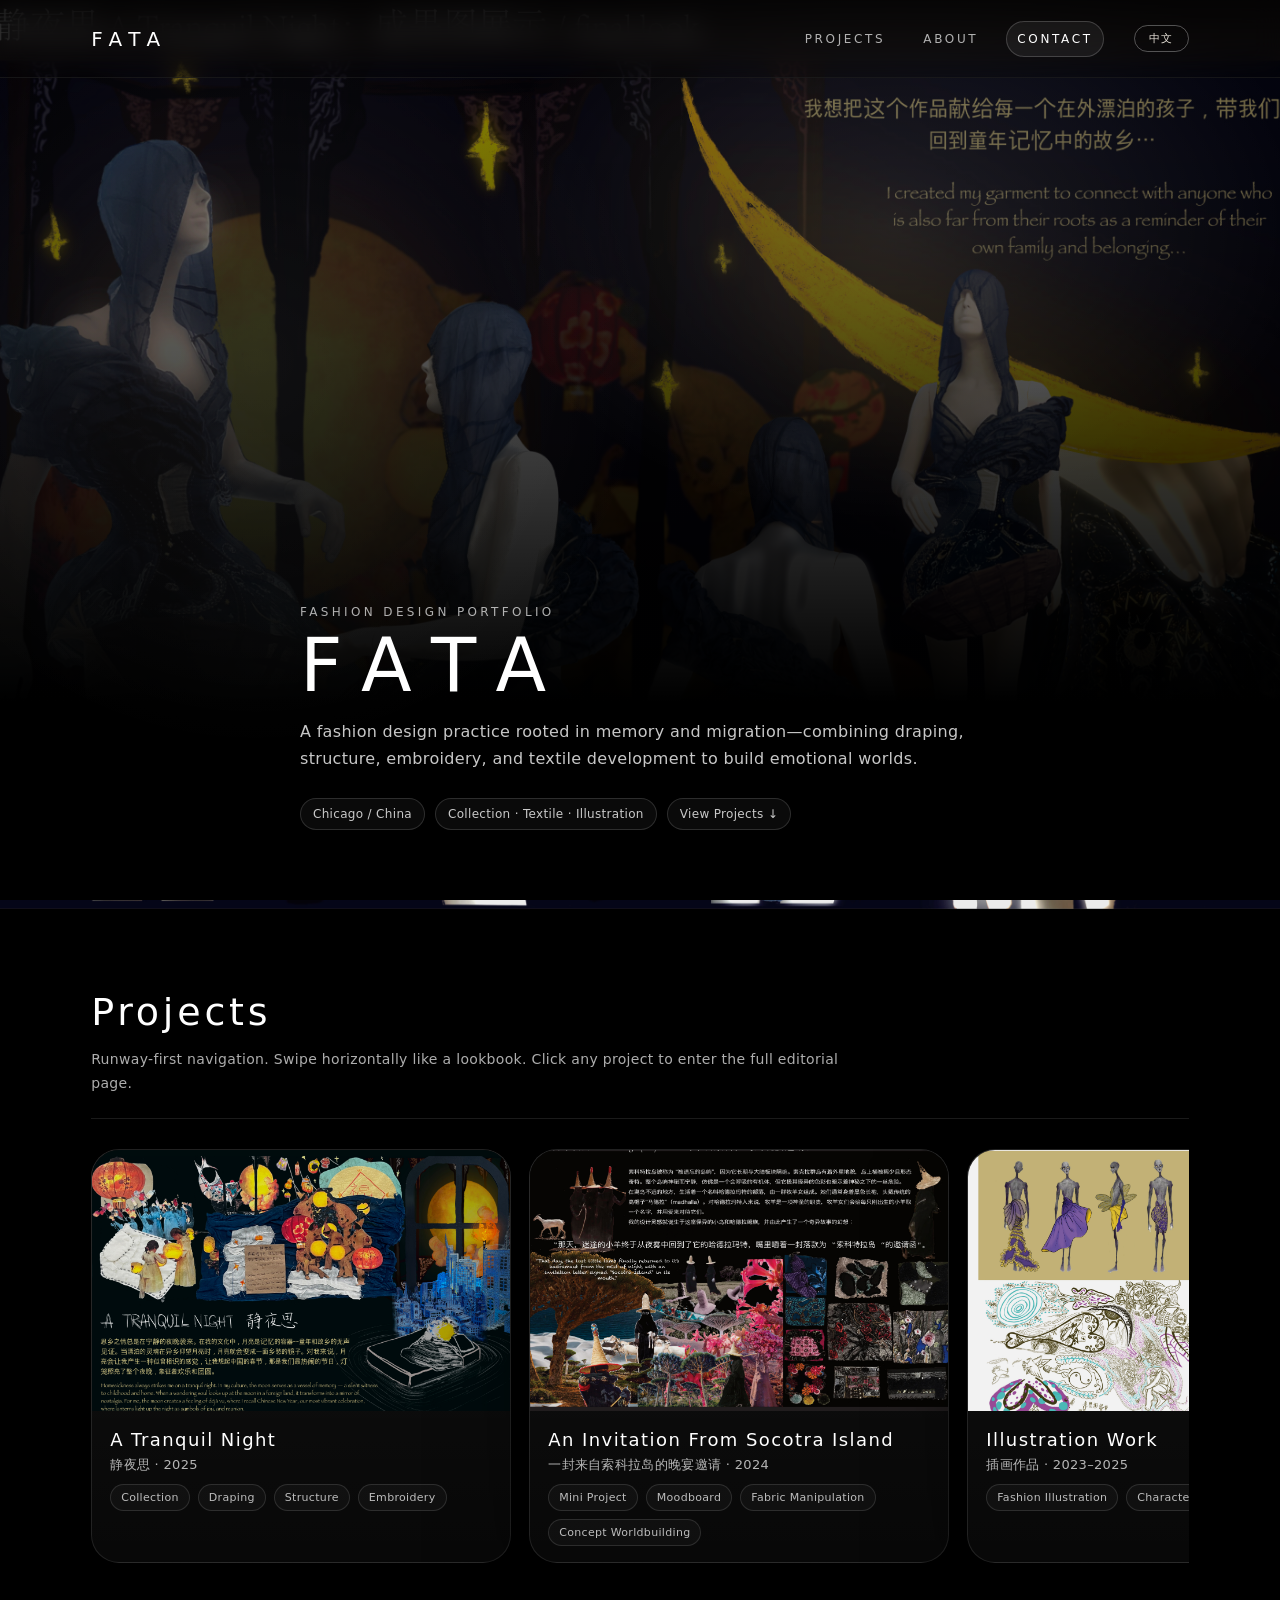
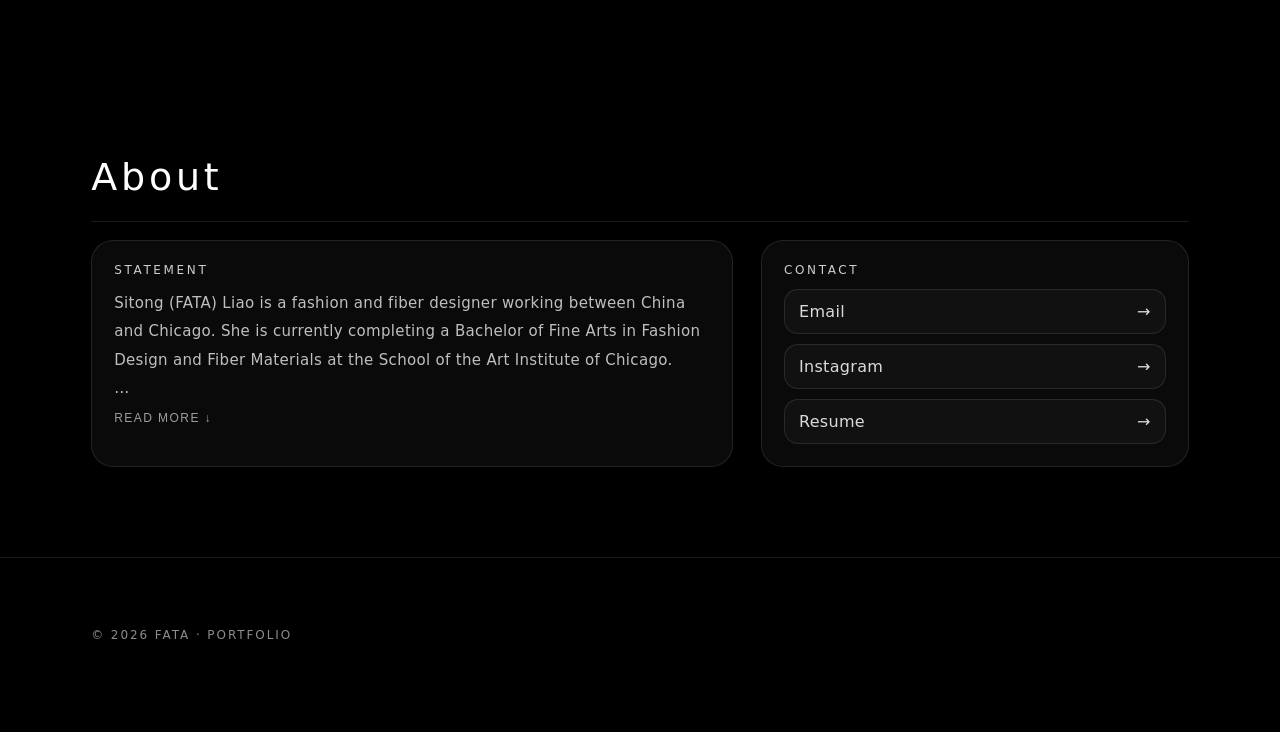
<file: index.html>
<!DOCTYPE html>
<html lang="en">
<head>
  <meta charset="UTF-8" />
  <meta name="viewport" content="width=device-width, initial-scale=1.0" />
  <title>FATA — Portfolio</title>
  <link rel="stylesheet" href="styles.css" />
  <style>
    .lang-toggle {
      background: none;
      border: 1px solid rgba(255,255,255,.3);
      color: #e8e2d9;
      font-size: 11px;
      letter-spacing: .14em;
      text-transform: uppercase;
      padding: 5px 14px;
      border-radius: 30px;
      cursor: pointer;
      transition: background .2s, border-color .2s;
      margin-left: 12px;
    }
    .lang-toggle:hover {
      background: rgba(255,255,255,.08);
      border-color: rgba(255,255,255,.6);
    }
  </style>
</head>
<body>
  <header class="topbar">
    <div class="wrap inner">
      <a class="brand" href="index.html">FATA</a>
      <nav class="nav">
        <a href="#projects" data-en="Projects" data-zh="作品">Projects</a>
        <a href="#about" data-en="About" data-zh="关于">About</a>
        <a href="#contact" class="cta" data-en="Contact" data-zh="联系">Contact</a>
        <button class="lang-toggle" id="langBtn">中文</button>
      </nav>
    </div>
  </header>

  <main>
    <section class="hero">
      <div class="hero-media">
        <img src='page_06.jpg' alt='Hero'>
      </div>
      <div class="wrap hero-content">
        <div class="kicker" data-en="Fashion Design Portfolio" data-zh="时装设计作品集">Fashion Design Portfolio</div>
        <h1 class="h1">FATA</h1>
        <p class="sub" data-en="A fashion design practice rooted in memory and migration—combining draping, structure, embroidery, and textile development to build emotional worlds." data-zh="一个植根于记忆与迁徙的时装设计实践——融合立裁、结构、刺绣与面料开发，构建情感世界。">A fashion design practice rooted in memory and migration—combining draping, structure, embroidery, and textile development to build emotional worlds.</p>
        <div class="hero-meta">
          <span class="pill">Chicago / China</span>
          <span class="pill" data-en="Collection · Textile · Illustration" data-zh="系列 · 面料 · 插画">Collection · Textile · Illustration</span>
          <a class="pill" href="#projects" data-en="View Projects ↓" data-zh="查看作品 ↓">View Projects ↓</a>
        </div>
      </div>
    </section>

    <section id="projects" class="section">
      <div class="wrap">
        <h2 class="h2" data-en="Projects" data-zh="作品">Projects</h2>
        <p class="note" data-en="Runway-first navigation. Swipe horizontally like a lookbook. Click any project to enter the full editorial page." data-zh="横向滑动如同翻阅lookbook，点击任意作品进入完整展示页。">Runway-first navigation. Swipe horizontally like a lookbook. Click any project to enter the full editorial page.</p>
        <div class="hr"></div>

        <div class="rail" aria-label="Projects rail">

          <a class="card" href="tranquil-night.html">
            <div class="card-media"><img src="page_02.jpg" alt="A Tranquil Night"></div>
            <div class="card-body">
              <h3 class="card-title">A Tranquil Night</h3>
              <p class="card-sub">静夜思 · 2025</p>
              <div class="card-tags"><span class="tag" data-en="Collection" data-zh="系列">Collection</span><span class="tag" data-en="Draping" data-zh="立裁">Draping</span><span class="tag" data-en="Structure" data-zh="结构">Structure</span><span class="tag" data-en="Embroidery" data-zh="刺绣">Embroidery</span></div>
            </div>
          </a>

          <a class="card" href="socotra.html">
            <div class="card-media"><img src="page_07.jpg" alt="An Invitation From Socotra Island"></div>
            <div class="card-body">
              <h3 class="card-title">An Invitation From Socotra Island</h3>
              <p class="card-sub">一封来自索科拉岛的晚宴邀请 · 2024</p>
              <div class="card-tags"><span class="tag" data-en="Mini Project" data-zh="小项目">Mini Project</span><span class="tag" data-en="Moodboard" data-zh="情绪板">Moodboard</span><span class="tag" data-en="Fabric Manipulation" data-zh="面料改造">Fabric Manipulation</span><span class="tag" data-en="Concept Worldbuilding" data-zh="概念构建">Concept Worldbuilding</span></div>
            </div>
          </a>

          <a class="card" href="illustration.html">
            <div class="card-media"><img src="page_09.jpg" alt="Illustration Work"></div>
            <div class="card-body">
              <h3 class="card-title" data-en="Illustration Work" data-zh="插画作品">Illustration Work</h3>
              <p class="card-sub">插画作品 · 2023–2025</p>
              <div class="card-tags"><span class="tag" data-en="Fashion Illustration" data-zh="时装插画">Fashion Illustration</span><span class="tag" data-en="Character" data-zh="人物">Character</span><span class="tag" data-en="Color Studies" data-zh="色彩研究">Color Studies</span></div>
            </div>
          </a>

          <a class="card" href="fabric.html">
            <div class="card-media"><img src="page_10.jpg" alt="Fabric Design Project"></div>
            <div class="card-body">
              <h3 class="card-title" data-en="Fabric Design Project" data-zh="面料设计项目">Fabric Design Project</h3>
              <p class="card-sub">面料设计项目 · 2023–2025</p>
              <div class="card-tags"><span class="tag" data-en="Embroidery" data-zh="刺绣">Embroidery</span><span class="tag" data-en="Quilting" data-zh="绗缝">Quilting</span><span class="tag" data-en="Surface Design" data-zh="表面设计">Surface Design</span></div>
            </div>
          </a>

        </div>
      </div>
    </section>

    <section id="about" class="section">
      <div class="wrap">
        <h2 class="h2" data-en="About" data-zh="关于">About</h2>
        <div class="hr"></div>
        <div style="height:18px"></div>
        <div class="grid">
          <div class="panel">
            <h3 data-en="Statement" data-zh="艺术家陈述">Statement</h3>
            <div class="statement-wrap">
              <p id="statementText" class="statement-collapsed">Sitong (FATA) Liao is a fashion and fiber designer working between China and Chicago. She is currently completing a Bachelor of Fine Arts in Fashion Design and Fiber Materials at the School of the Art Institute of Chicago.
<br><br>
Her practice explores memory, culture, and emotional connection through garments and crafted surfaces, shaped by the experience of living across different cultural contexts. Rather than positioning herself primarily as an independent artist, Liao approaches design as a form of narrative service to industry, helping brands articulate identity through material, form, and storytelling.
<br><br>
Working across draping, structural development, embroidery, fabric manipulation, and illustration, she treats garments as both architecture and archive. Each piece becomes a vessel for stories in which personal memory, literature, and cultural symbolism intersect with contemporary silhouettes. By observing her own experiences from a reflective distance, Liao allows narrative and material process to unfold together within the act of making.
<br><br>
Her collection <em>A Tranquil Night</em> (静夜思) draws from lunar imagery and homesickness, translating the quiet intimacy of longing into tactile form. Inspired by the shared act of looking at the same moon from distant places, the work reflects on separation as a subtle form of connection.
<br><br>
Color plays a central role in her practice. Influenced by the vitality of her hometown, Liao often works with vivid, playful palettes that soften cultural distance and invite resonance across audiences. Through color, texture, and pattern, elements of Chinese cultural memory travel within the garment, reaching viewers who may not share the same background but can still feel its emotional warmth.
<br><br>
Through her work, Liao seeks to create garments that communicate quietly yet deeply—designs that carry stories, invite empathy, and allow cultures to meet through feeling rather than explanation.
              </p>
              <button class="read-more-btn" id="readMoreBtn" onclick="toggleStatement()">Read more ↓</button>
            </div>
          </div>
          <div class="panel" id="contact">
            <h3 data-en="Contact" data-zh="联系方式">Contact</h3>
            <div class="list">
              <a href="mailto:sitong.liao030218@gmail.com"><span data-en="Email" data-zh="邮箱">Email</span><span>→</span></a>
              <a href="https://www.instagram.com/fataliao218" target="_blank"><span>Instagram</span><span>→</span></a>
              <a href="resume.html"><span data-en="Resume" data-zh="简历">Resume</span><span>→</span></a>
            </div>
          </div>
        </div>
      </div>
    </section>

    <footer class="footer">
      <div class="wrap">© 2026 FATA · Portfolio</div>
    </footer>
  </main>

  <style>
    .statement-collapsed {
      display: -webkit-box;
      -webkit-line-clamp: 4;
      -webkit-box-orient: vertical;
      overflow: hidden;
    }
    .statement-expanded {
      display: block;
    }
    .read-more-btn {
      background: none;
      border: none;
      color: inherit;
      font-size: 12px;
      letter-spacing: .12em;
      text-transform: uppercase;
      cursor: pointer;
      padding: 8px 0 0;
      opacity: .6;
      transition: opacity .2s;
    }
    .read-more-btn:hover { opacity: 1; }
  </style>
  <script>
    function toggleStatement() {
      const text = document.getElementById('statementText');
      const btn = document.getElementById('readMoreBtn');
      const collapsed = text.classList.contains('statement-collapsed');
      text.classList.toggle('statement-collapsed', !collapsed);
      text.classList.toggle('statement-expanded', collapsed);
      btn.textContent = collapsed ? 'Read less ↑' : 'Read more ↓';
    }
  </script>
  <script src="main.js"></script>
  <script>
    const btn = document.getElementById('langBtn');
    let isZh = false;

    const cardBases = ['tranquil-night.html', 'socotra.html', 'illustration.html', 'fabric.html'];
    const cardEls = cardBases.map(b => document.querySelector(`a[href="${b}"]`));

    // default: EN mode, so links start with ?lang=en
    cardEls.forEach((el, i) => { if (el) el.href = cardBases[i] + '?lang=en'; });

    btn.addEventListener('click', () => {
      isZh = !isZh;
      btn.textContent = isZh ? 'EN' : '中文';
      document.querySelectorAll('[data-en]').forEach(el => {
        el.textContent = isZh ? el.dataset.zh : el.dataset.en;
      });
      cardEls.forEach((el, i) => {
        if (!el) return;
        el.href = isZh ? cardBases[i] : cardBases[i] + '?lang=en';
      });
    });
  </script>
</body>
</html>
</file>
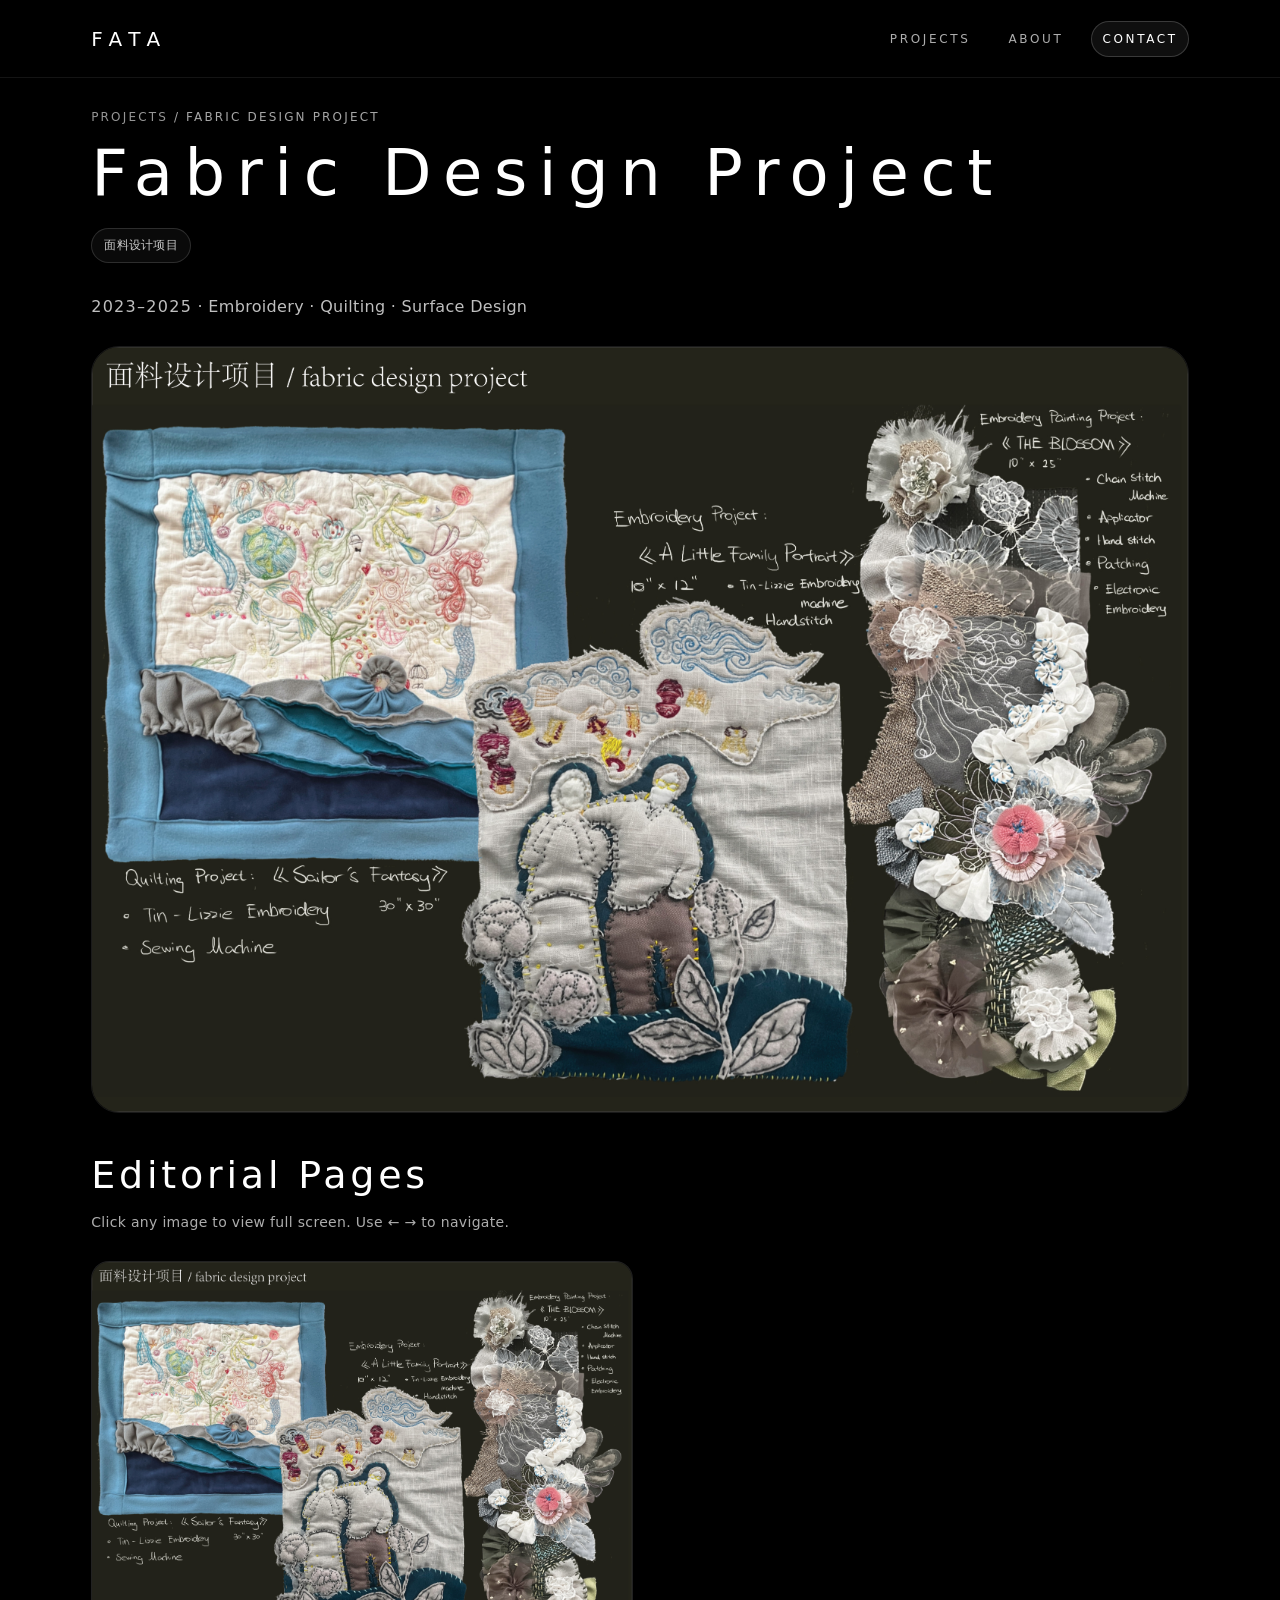
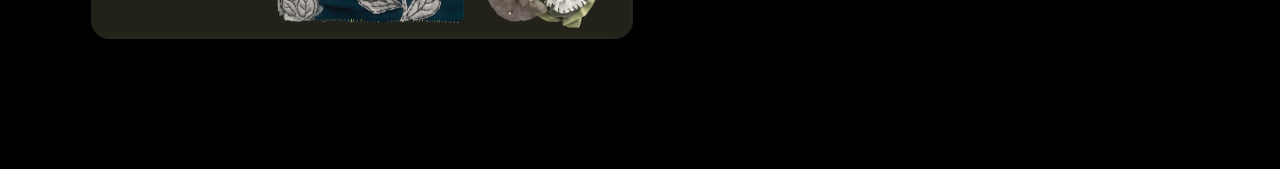
<file: fabric.html>
<!DOCTYPE html>
<html lang="en">
<head>
  <meta charset="UTF-8" />
  <meta name="viewport" content="width=device-width, initial-scale=1.0" />
  <title>Fabric Design Project — FATA</title>
  <link rel="stylesheet" href="styles.css" />
</head>
<body>
  <header class="topbar">
    <div class="wrap inner">
      <a class="brand" href="index.html">FATA</a>
      <nav class="nav">
        <a href="index.html#projects">Projects</a>
        <a href="index.html#about">About</a>
        <a href="index.html#contact" class="cta">Contact</a>
      </nav>
    </div>
  </header>
  <main class="wrap p-hero">
    <div class="breadcrumb"><a href="index.html#projects" style="opacity:.9">Projects</a> / Fabric Design Project</div>
    <h1 class="p-title">Fabric Design Project</h1>
    <div class="pill" style="display:inline-flex;margin:10px 0 14px">面料设计项目</div>
    <p class="p-sub"><strong style="font-weight:500;letter-spacing:.08em">2023–2025</strong> · Embroidery · Quilting · Surface Design</p>
    <div class="hero-shot">
      <img id="heroImg" src="page_10.jpg" alt="Fabric Design Project hero" />
    </div>
    <section class="section" style="padding-top:40px">
      <h2 class="h2">Editorial Pages</h2>
      <p class="note">Click any image to view full screen. Use ← → to navigate.</p>
      <div class="gallery" id="gallery">
        <!-- images injected by script -->
      </div>
    </section>
  </main>
  <div class="lb" aria-hidden="true">
    <div class="lb-inner">
      <div class="lb-bar">
        <div class="lb-count">1 / 1</div>
        <div style="display:flex; gap:10px">
          <button class="lb-btn lb-prev">←</button>
          <button class="lb-btn lb-next">→</button>
          <button class="lb-btn lb-close">Close</button>
        </div>
      </div>
      <div class="lb-img"><img alt="Full image"></div>
    </div>
  </div>
  <script>
    const isEn = new URLSearchParams(location.search).get('lang') === 'en';
    if (isEn) document.getElementById('heroImg').src = 'en_09.jpg';
    const images = isEn
      ? [{ src: 'en_09.jpg', alt: 'Fabric Design Project' }]
      : [{ src: 'page_10.jpg', alt: 'Fabric Design Project page 10' }];
    const gallery = document.getElementById('gallery');
    images.forEach(({ src, alt }) => {
      gallery.innerHTML += `<div class="gi" data-full="${src}"><img src="${src}" alt="${alt}"></div>`;
    });
  </script>
  <script src="main.js"></script>
</body>
</html>
</file>
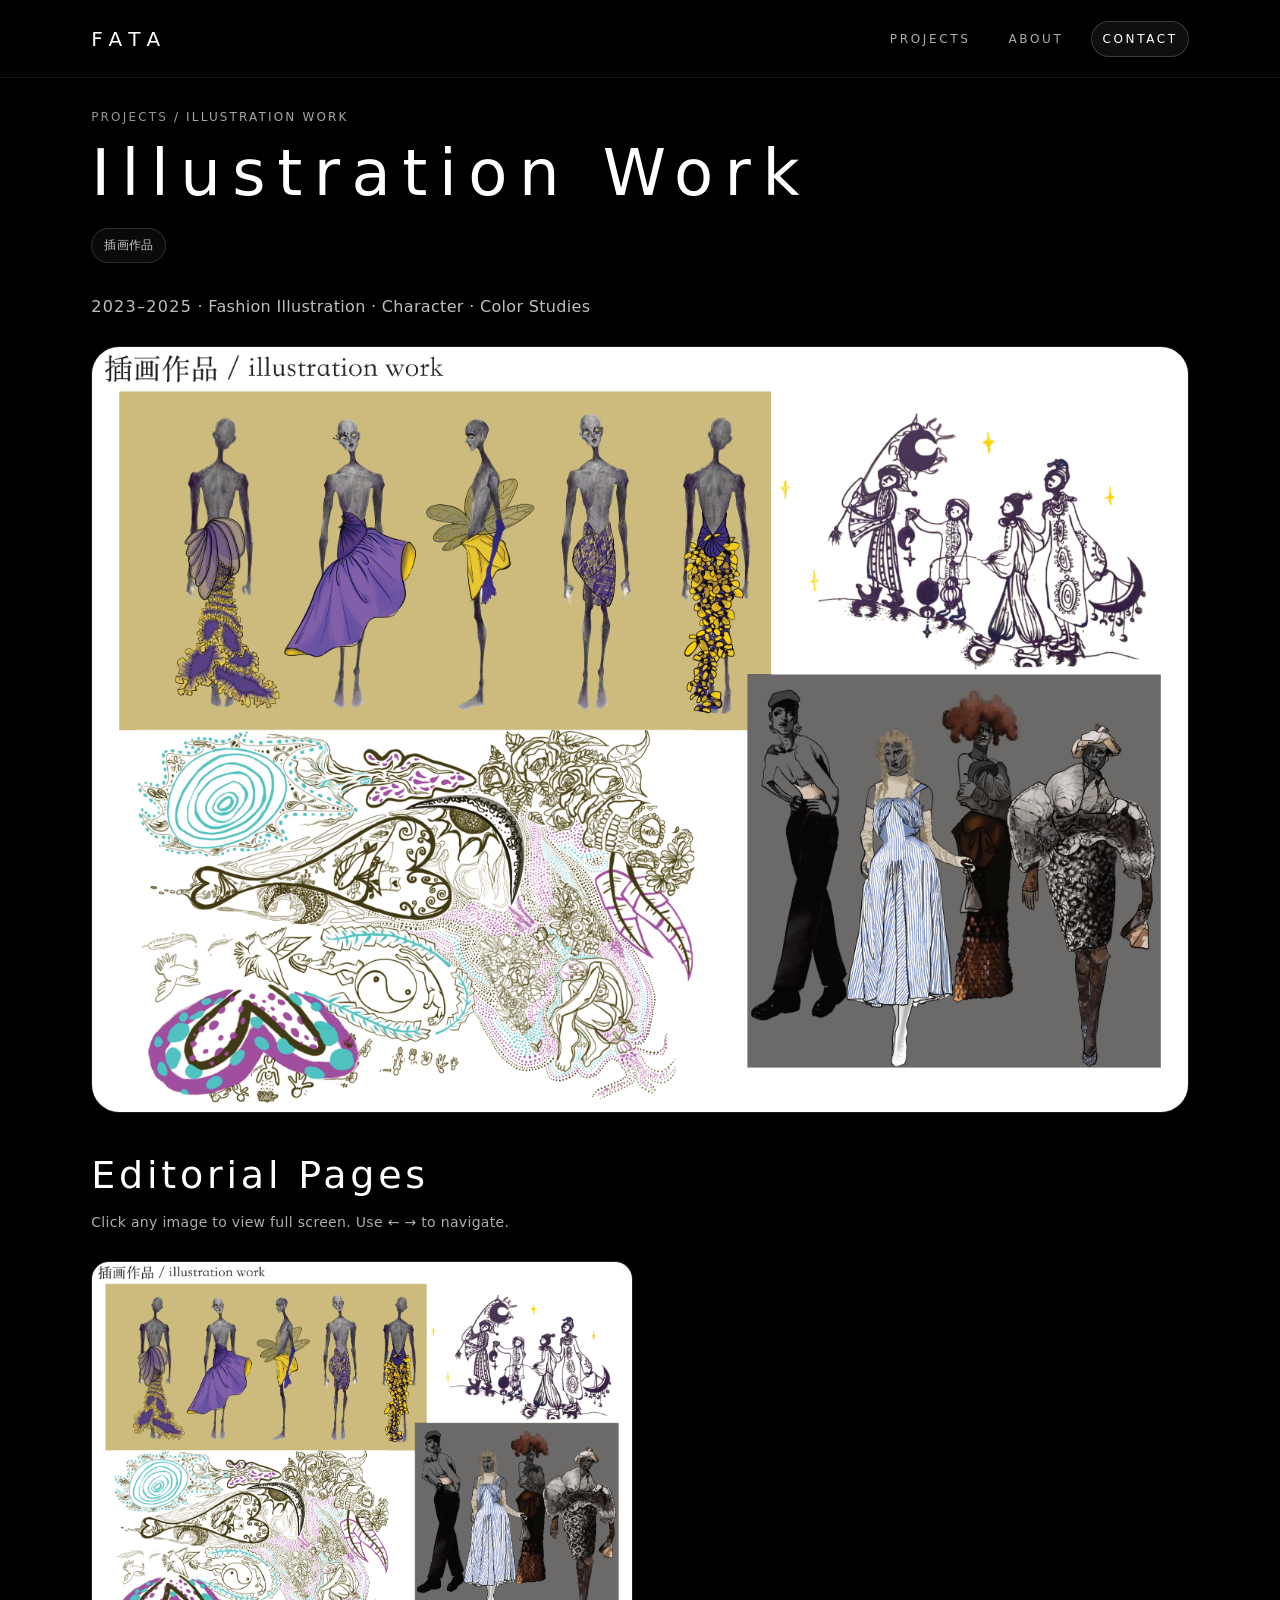
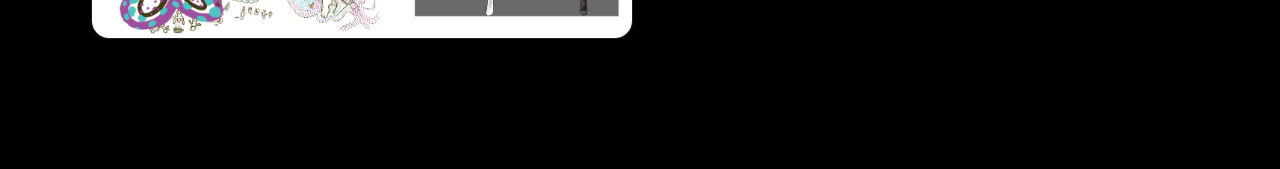
<file: illustration.html>
<!DOCTYPE html>
<html lang="en">
<head>
  <meta charset="UTF-8" />
  <meta name="viewport" content="width=device-width, initial-scale=1.0" />
  <title>Illustration Work — FATA</title>
  <link rel="stylesheet" href="styles.css" />
</head>
<body>
  <header class="topbar">
    <div class="wrap inner">
      <a class="brand" href="index.html">FATA</a>
      <nav class="nav">
        <a href="index.html#projects">Projects</a>
        <a href="index.html#about">About</a>
        <a href="index.html#contact" class="cta">Contact</a>
      </nav>
    </div>
  </header>
  <main class="wrap p-hero">
    <div class="breadcrumb"><a href="index.html#projects" style="opacity:.9">Projects</a> / Illustration Work</div>
    <h1 class="p-title">Illustration Work</h1>
    <div class="pill" style="display:inline-flex;margin:10px 0 14px">插画作品</div>
    <p class="p-sub"><strong style="font-weight:500;letter-spacing:.08em">2023–2025</strong> · Fashion Illustration · Character · Color Studies</p>
    <div class="hero-shot">
      <img id="heroImg" src="page_09.jpg" alt="Illustration Work hero" />
    </div>
    <section class="section" style="padding-top:40px">
      <h2 class="h2">Editorial Pages</h2>
      <p class="note">Click any image to view full screen. Use ← → to navigate.</p>
      <div class="gallery" id="gallery">
        <!-- images injected by script -->
      </div>
    </section>
  </main>
  <div class="lb" aria-hidden="true">
    <div class="lb-inner">
      <div class="lb-bar">
        <div class="lb-count">1 / 1</div>
        <div style="display:flex; gap:10px">
          <button class="lb-btn lb-prev">←</button>
          <button class="lb-btn lb-next">→</button>
          <button class="lb-btn lb-close">Close</button>
        </div>
      </div>
      <div class="lb-img"><img alt="Full image"></div>
    </div>
  </div>
  <script>
    const isEn = new URLSearchParams(location.search).get('lang') === 'en';
    if (isEn) document.getElementById('heroImg').src = 'en_08.jpg';
    const images = isEn
      ? [{ src: 'en_08.jpg', alt: 'Illustration Work' }]
      : [{ src: 'page_09.jpg', alt: 'Illustration Work page 9' }];
    const gallery = document.getElementById('gallery');
    images.forEach(({ src, alt }) => {
      gallery.innerHTML += `<div class="gi" data-full="${src}"><img src="${src}" alt="${alt}"></div>`;
    });
  </script>
  <script src="main.js"></script>
</body>
</html>
</file>
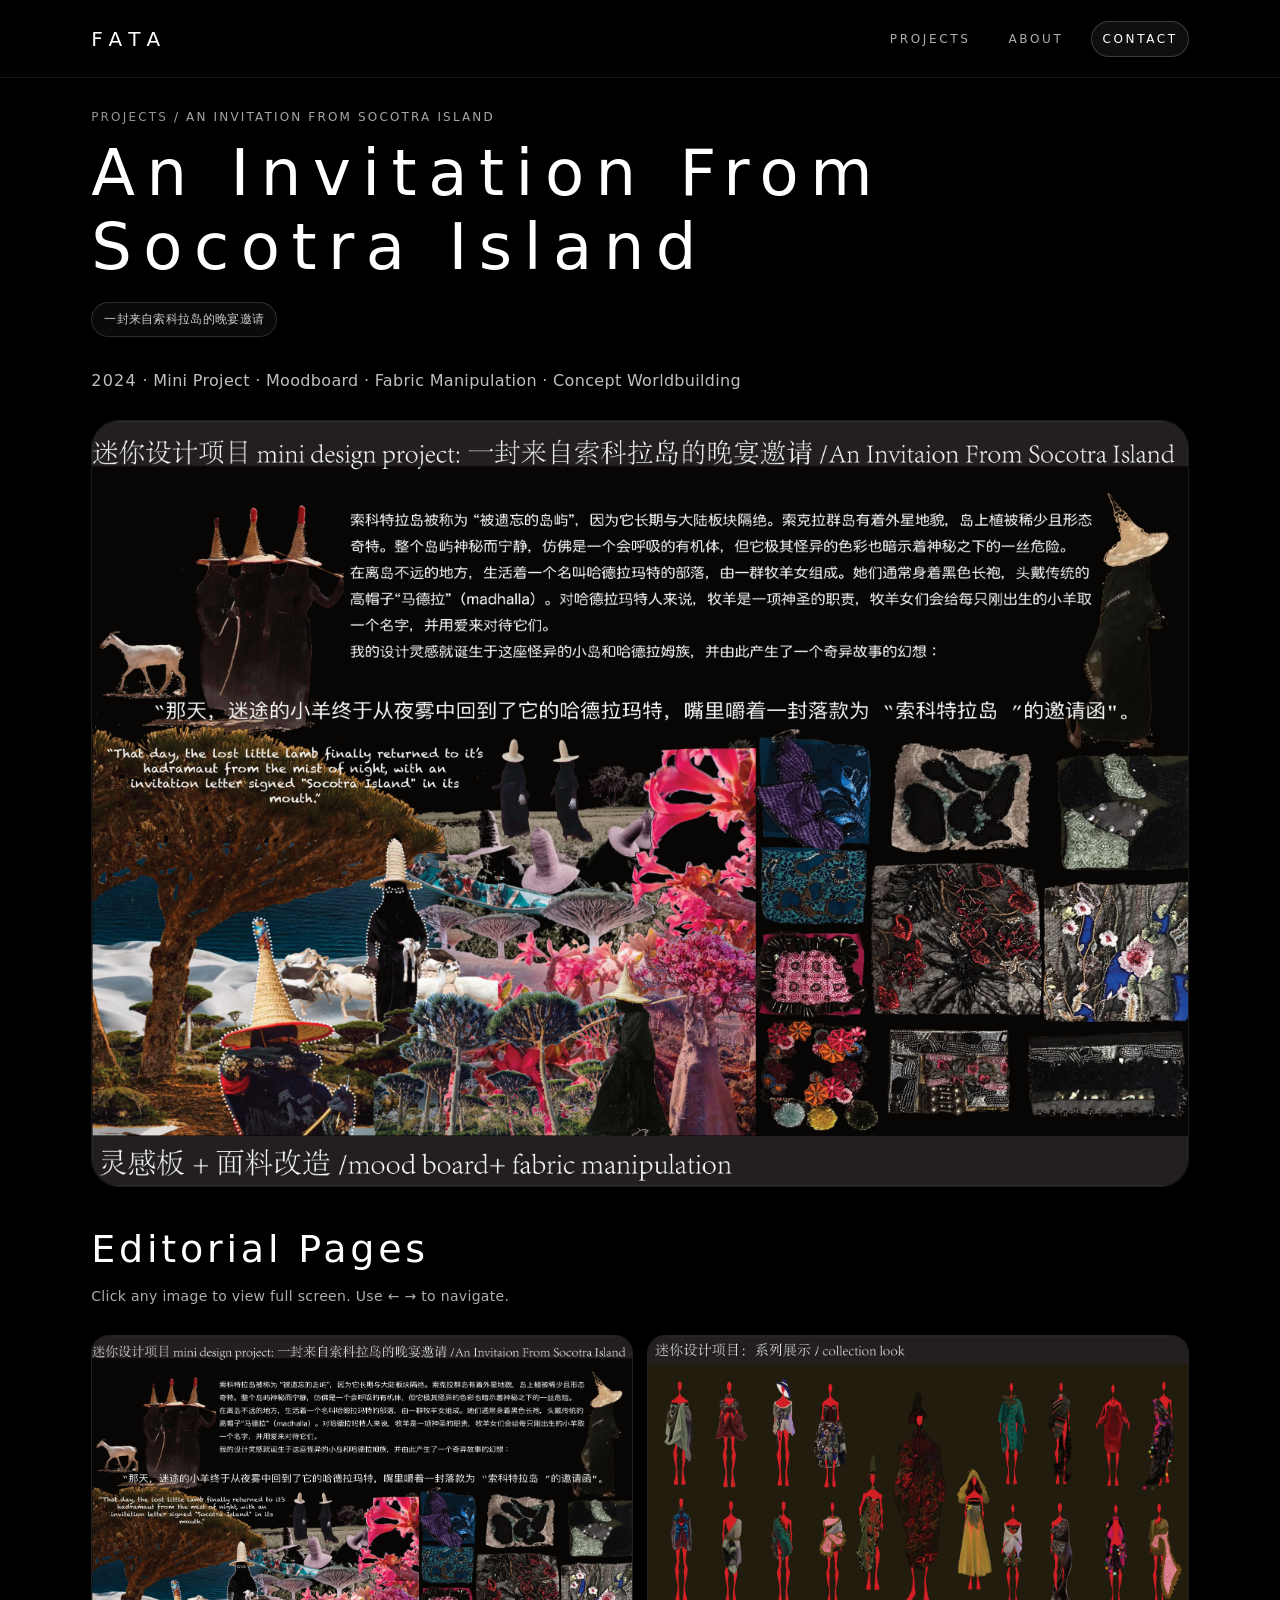
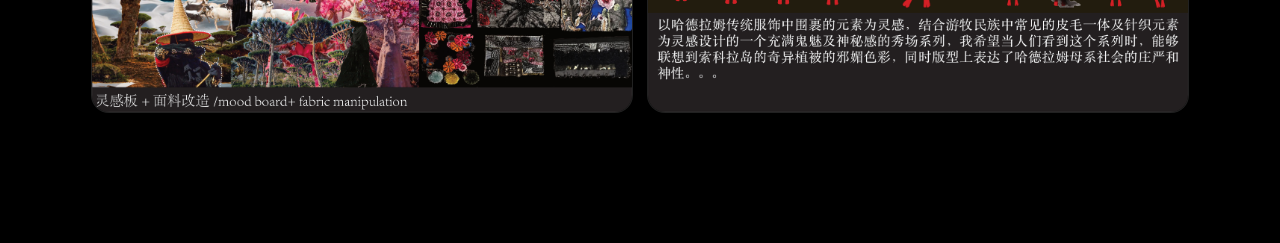
<file: socotra.html>
<!DOCTYPE html>
<html lang="en">
<head>
  <meta charset="UTF-8" />
  <meta name="viewport" content="width=device-width, initial-scale=1.0" />
  <title>An Invitation From Socotra Island — FATA</title>
  <link rel="stylesheet" href="styles.css" />
</head>
<body>
  <header class="topbar">
    <div class="wrap inner">
      <a class="brand" href="index.html">FATA</a>
      <nav class="nav">
        <a href="index.html#projects">Projects</a>
        <a href="index.html#about">About</a>
        <a href="index.html#contact" class="cta">Contact</a>
      </nav>
    </div>
  </header>
  <main class="wrap p-hero">
    <div class="breadcrumb"><a href="index.html#projects" style="opacity:.9">Projects</a> / An Invitation From Socotra Island</div>
    <h1 class="p-title">An Invitation From Socotra Island</h1>
    <div class="pill" style="display:inline-flex;margin:10px 0 14px">一封来自索科拉岛的晚宴邀请</div>
    <p class="p-sub"><strong style="font-weight:500;letter-spacing:.08em">2024</strong> · Mini Project · Moodboard · Fabric Manipulation · Concept Worldbuilding</p>
    <div class="hero-shot">
      <img id="heroImg" src="page_07.jpg" alt="An Invitation From Socotra Island hero" />
    </div>
    <section class="section" style="padding-top:40px">
      <h2 class="h2">Editorial Pages</h2>
      <p class="note">Click any image to view full screen. Use ← → to navigate.</p>
      <div class="gallery" id="gallery">
        <!-- images injected by script -->
      </div>
    </section>
  </main>
  <div class="lb" aria-hidden="true">
    <div class="lb-inner">
      <div class="lb-bar">
        <div class="lb-count">1 / 1</div>
        <div style="display:flex; gap:10px">
          <button class="lb-btn lb-prev">←</button>
          <button class="lb-btn lb-next">→</button>
          <button class="lb-btn lb-close">Close</button>
        </div>
      </div>
      <div class="lb-img"><img alt="Full image"></div>
    </div>
  </div>
  <script>
    const isEn = new URLSearchParams(location.search).get('lang') === 'en';
    if (isEn) document.getElementById('heroImg').src = 'en_06.jpg';
    const images = isEn
      ? [
          { src: 'en_06.jpg', alt: 'Socotra Island — moodboard' },
          { src: 'en_07.jpg', alt: 'Socotra Island — collection look' },
        ]
      : [
          { src: 'page_07.jpg', alt: 'An Invitation From Socotra Island page 7' },
          { src: 'page_08.jpg', alt: 'An Invitation From Socotra Island page 8' },
        ];
    const gallery = document.getElementById('gallery');
    images.forEach(({ src, alt }) => {
      gallery.innerHTML += `<div class="gi" data-full="${src}"><img src="${src}" alt="${alt}"></div>`;
    });
  </script>
  <script src="main.js"></script>
</body>
</html>
</file>
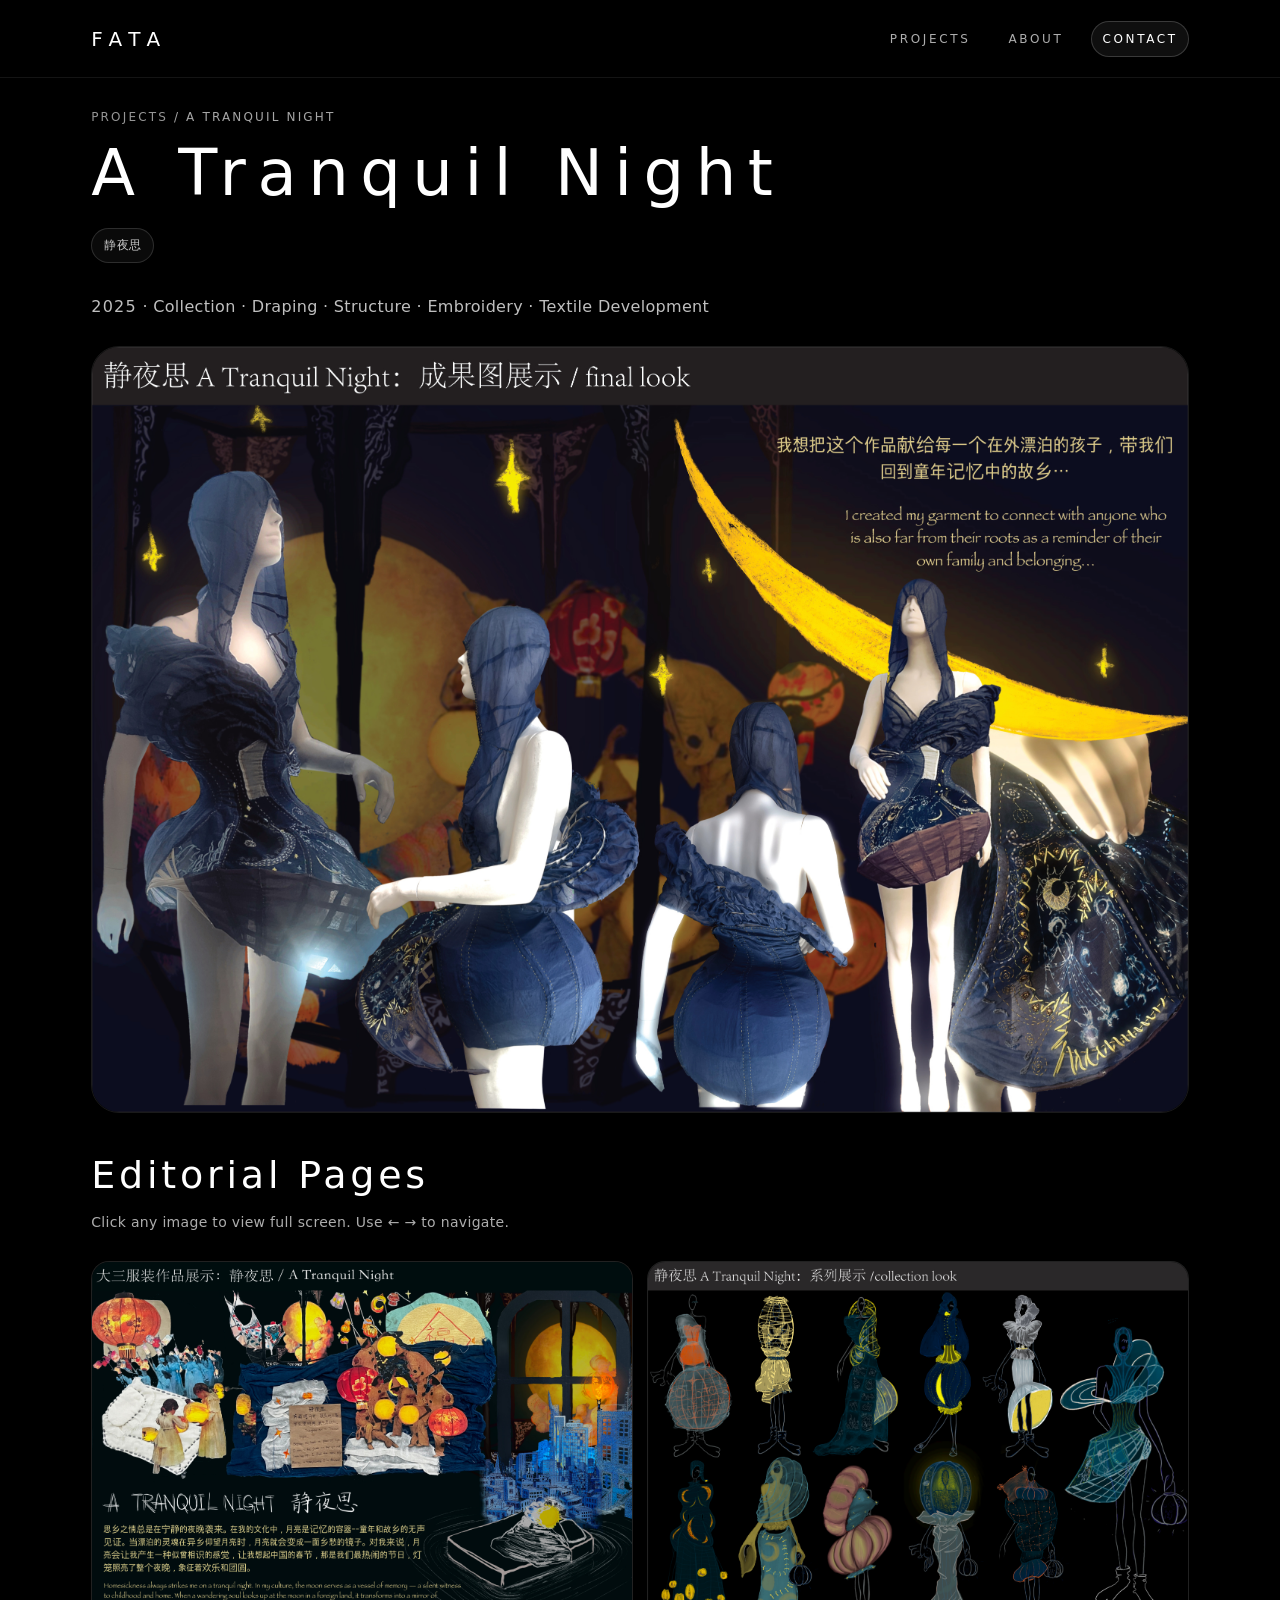
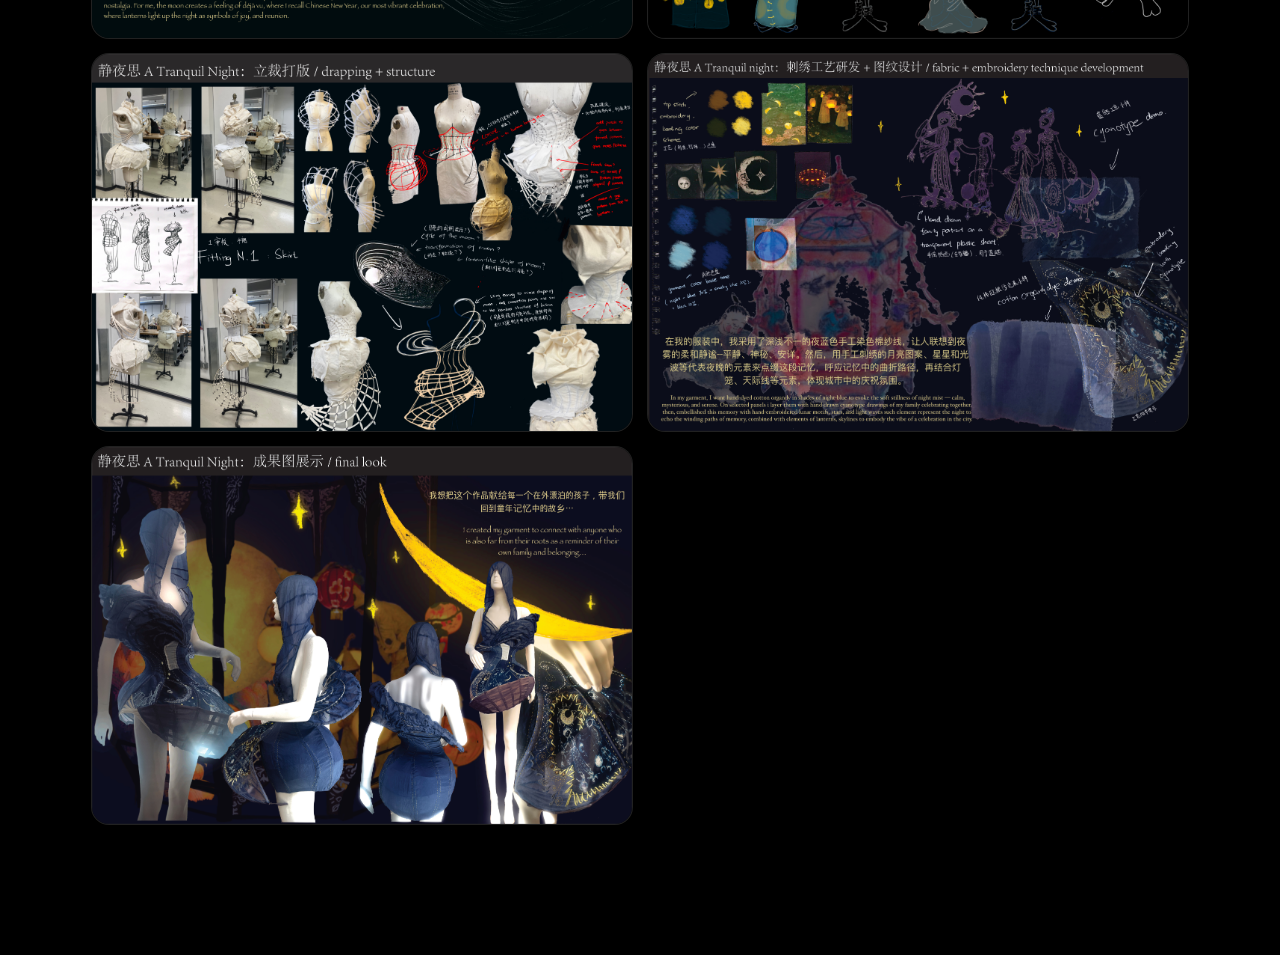
<file: tranquil-night.html>
<!DOCTYPE html>
<html lang="en">
<head>
  <meta charset="UTF-8" />
  <meta name="viewport" content="width=device-width, initial-scale=1.0" />
  <title>A Tranquil Night — FATA</title>
  <link rel="stylesheet" href="styles.css" />
</head>
<body>
  <header class="topbar">
    <div class="wrap inner">
      <a class="brand" href="index.html">FATA</a>
      <nav class="nav">
        <a href="index.html#projects">Projects</a>
        <a href="index.html#about">About</a>
        <a href="index.html#contact" class="cta">Contact</a>
      </nav>
    </div>
  </header>
  <main class="wrap p-hero">
    <div class="breadcrumb"><a href="index.html#projects" style="opacity:.9">Projects</a> / A Tranquil Night</div>
    <h1 class="p-title">A Tranquil Night</h1>
    <div class="pill" style="display:inline-flex;margin:10px 0 14px">静夜思</div>
    <p class="p-sub"><strong style="font-weight:500;letter-spacing:.08em">2025</strong> · Collection · Draping · Structure · Embroidery · Textile Development</p>
    <div class="hero-shot">
      <img src="page_06.jpg" alt="A Tranquil Night hero" />
    </div>
    <section class="section" style="padding-top:40px">
      <h2 class="h2">Editorial Pages</h2>
      <p class="note">Click any image to view full screen. Use ← → to navigate.</p>
      <div class="gallery">
        
        <div class="gi" data-full="page_02.jpg">
          <img src="page_02.jpg" alt="A Tranquil Night page 2">
        </div>
        
        <div class="gi" data-full="page_03.jpg">
          <img src="page_03.jpg" alt="A Tranquil Night page 3">
        </div>
        
        <div class="gi" data-full="page_04.jpg">
          <img src="page_04.jpg" alt="A Tranquil Night page 4">
        </div>
        
        <div class="gi" data-full="page_05.jpg">
          <img src="page_05.jpg" alt="A Tranquil Night page 5">
        </div>
        
        <div class="gi" data-full="page_06.jpg">
          <img src="page_06.jpg" alt="A Tranquil Night page 6">
        </div>
        
      </div>
    </section>
  </main>
  <div class="lb" aria-hidden="true">
    <div class="lb-inner">
      <div class="lb-bar">
        <div class="lb-count">1 / 1</div>
        <div style="display:flex; gap:10px">
          <button class="lb-btn lb-prev">←</button>
          <button class="lb-btn lb-next">→</button>
          <button class="lb-btn lb-close">Close</button>
        </div>
      </div>
      <div class="lb-img"><img alt="Full image"></div>
    </div>
  </div>
  <script src="main.js"></script>
</body>
</html>
</file>
<file: styles.css>
:root{
  --bg:#000;
  --fg:#fff;
  --muted:rgba(255,255,255,.68);
  --hair:rgba(255,255,255,.16);
  --card:rgba(255,255,255,.06);
  --card2:rgba(255,255,255,.08);
  --shadow: 0 30px 90px rgba(0,0,0,.55);
  --radius:22px;
  --radius2:28px;
  --max:1200px;
  --pad:clamp(18px, 4vw, 56px);
  --title: clamp(42px, 6vw, 74px);
  --h2: clamp(26px, 3vw, 38px);
  --h3: 18px;
  --body: 15px;
  --track: 0.34em;
}

*{box-sizing:border-box}
html,body{height:100%}
body{
  margin:0;
  background:var(--bg);
  color:var(--fg);
  font-family: ui-sans-serif, system-ui, -apple-system, Segoe UI, Helvetica, Arial, "Noto Sans", "PingFang SC","Hiragino Sans GB","Microsoft YaHei", sans-serif;
  letter-spacing:.02em;
  overflow-x:hidden;
}
a{color:inherit; text-decoration:none}
img{max-width:100%; display:block}
::selection{background:rgba(255,255,255,.18)}
.wrap{max-width:var(--max); margin:0 auto; padding:0 var(--pad)}
/* Topbar */
.topbar{
  position:fixed; inset:0 0 auto 0;
  height:78px;
  display:flex; align-items:center;
  backdrop-filter: blur(14px);
  background: linear-gradient(to bottom, rgba(0,0,0,.72), rgba(0,0,0,.22));
  border-bottom:1px solid rgba(255,255,255,.08);
  z-index:50;
}
.topbar .inner{width:100%; display:flex; justify-content:space-between; align-items:center}
.brand{
  font-weight:300;
  letter-spacing:.38em;
  font-size:20px;
}
.nav{
  display:flex; gap:18px; align-items:center;
  font-size:12px;
  letter-spacing:.22em;
  text-transform:uppercase;
  color:var(--muted);
}
.nav a{padding:10px 10px; border-radius:999px; transition: all .2s ease}
.nav a:hover{background:rgba(255,255,255,.07); color:#fff}
.cta{
  display:inline-flex; align-items:center; gap:10px;
  border:1px solid rgba(255,255,255,.18);
  background:rgba(255,255,255,.06);
  padding:10px 14px; border-radius:999px;
  color:#fff;
}
.cta:hover{background:rgba(255,255,255,.1)}
/* Hero */
.hero{
  position:relative;
  min-height:100vh;
  display:grid;
  align-items:end;
  padding-top:78px;
}
.hero::before{
  content:"";
  position:absolute; inset:0;
  background:
    radial-gradient(60% 60% at 70% 25%, rgba(255,255,255,.10), transparent 55%),
    radial-gradient(50% 70% at 20% 40%, rgba(255,255,255,.06), transparent 62%),
    linear-gradient(to bottom, rgba(0,0,0,.35), rgba(0,0,0,1) 78%);
  z-index:1;
}
.hero-media{
  position:absolute; inset:0;
  background: #000;
  z-index:0;
}
.hero-media img{
  width:100%; height:100%;
  object-fit:cover;
  filter: contrast(1.05) saturate(1.05);
  opacity:.92;
  transform: scale(1.02);
}
.hero-content{
  position:relative; z-index:2;
  padding: 0 0 70px 0;
}
.kicker{
  font-size:12px;
  letter-spacing:.28em;
  text-transform:uppercase;
  color:var(--muted);
}
.h1{
  margin:10px 0 14px;
  font-size: var(--title);
  font-weight: 300;
  letter-spacing: var(--track);
  line-height: 0.98;
}
.sub{
  max-width:680px;
  color:rgba(255,255,255,.78);
  font-weight:300;
  line-height:1.7;
  font-size:16px;
}
.hero-meta{
  margin-top:26px;
  display:flex; flex-wrap:wrap; gap:10px;
}
.pill{
  border:1px solid rgba(255,255,255,.14);
  background:rgba(255,255,255,.04);
  padding:8px 12px;
  border-radius:999px;
  font-size:12px;
  color:rgba(255,255,255,.78);
}

/* Section headers */
.section{padding: 90px 0}
.hr{height:1px; background:rgba(255,255,255,.10); margin: 22px 0 0}
.h2{
  font-size:var(--h2);
  font-weight:300;
  letter-spacing:.10em;
  margin:0;
}
.note{color:var(--muted); font-size:14px; line-height:1.7; max-width:760px}

/* Projects rail */
.rail{
  margin-top:30px;
  display:flex;
  gap:18px;
  overflow:auto;
  padding-bottom:12px;
  scroll-snap-type:x mandatory;
}
.rail::-webkit-scrollbar{height:10px}
.rail::-webkit-scrollbar-thumb{background:rgba(255,255,255,.12); border-radius:999px}
.card{
  min-width: min(420px, 86vw);
  background:linear-gradient(180deg, rgba(255,255,255,.07), rgba(255,255,255,.03));
  border:1px solid rgba(255,255,255,.10);
  border-radius: var(--radius2);
  overflow:hidden;
  scroll-snap-align:start;
  box-shadow: var(--shadow);
  transform: translateY(0);
  transition: transform .22s ease, border-color .22s ease, background .22s ease;
}
.card:hover{
  transform: translateY(-6px);
  border-color: rgba(255,255,255,.18);
  background:linear-gradient(180deg, rgba(255,255,255,.10), rgba(255,255,255,.04));
}
.card-media{aspect-ratio: 16/10; background:#0a0a0a}
.card-media img{width:100%; height:100%; object-fit:cover; opacity:.95}
.card-body{padding:18px 18px 16px}
.card-title{
  font-size:18px;
  font-weight:400;
  letter-spacing:.08em;
  margin:0 0 6px 0;
}
.card-sub{color:rgba(255,255,255,.70); font-size:13px; margin:0 0 10px}
.card-tags{display:flex; flex-wrap:wrap; gap:8px}
.tag{
  font-size:11px;
  color:rgba(255,255,255,.72);
  border:1px solid rgba(255,255,255,.12);
  background:rgba(255,255,255,.03);
  padding:6px 10px;
  border-radius:999px;
}

/* About + contact */
.grid{
  display:grid;
  grid-template-columns: 1.2fr .8fr;
  gap:28px;
}
.panel{
  border:1px solid rgba(255,255,255,.10);
  background:rgba(255,255,255,.04);
  border-radius: var(--radius);
  padding:22px;
}
.panel h3{
  margin:0 0 12px;
  font-size:12px;
  letter-spacing:.22em;
  text-transform:uppercase;
  color:rgba(255,255,255,.80);
  font-weight:500;
}
.panel p{margin:0; color:rgba(255,255,255,.74); line-height:1.9; font-weight:300; font-size:15px}
.list{display:flex; flex-direction:column; gap:10px; margin-top:6px}
.list a{
  display:flex; justify-content:space-between; align-items:center;
  padding:12px 14px;
  border-radius:14px;
  border:1px solid rgba(255,255,255,.10);
  background:rgba(255,255,255,.03);
  color:rgba(255,255,255,.85);
}
.list a:hover{background:rgba(255,255,255,.07)}

/* Footer */
.footer{
  padding:70px 0 90px;
  color:rgba(255,255,255,.55);
  font-size:12px;
  letter-spacing:.16em;
  text-transform:uppercase;
  border-top:1px solid rgba(255,255,255,.10);
}

/* Project page */
.p-hero{
  padding-top:110px;
  padding-bottom:40px;
}
.breadcrumb{color:rgba(255,255,255,.65); font-size:12px; letter-spacing:.18em; text-transform:uppercase}
.p-title{margin:12px 0 8px; font-size: clamp(40px, 5.4vw, 64px); font-weight:300; letter-spacing:.18em}
.p-sub{color:rgba(255,255,255,.75); font-size:16px; line-height:1.7; max-width:900px; font-weight:300}
.hero-shot{
  margin-top:26px;
  border-radius: var(--radius2);
  overflow:hidden;
  border:1px solid rgba(255,255,255,.10);
  box-shadow: var(--shadow);
}
.hero-shot img{width:100%; height:auto}
.gallery{
  margin-top:26px;
  display:grid;
  grid-template-columns: repeat(12, 1fr);
  gap:14px;
}
.gi{
  grid-column: span 6;
  border-radius:18px;
  overflow:hidden;
  border:1px solid rgba(255,255,255,.10);
  background:rgba(255,255,255,.03);
  cursor:pointer;
  transition: transform .2s ease, border-color .2s ease;
}
.gi:hover{transform: translateY(-4px); border-color: rgba(255,255,255,.18)}
.gi img{width:100%; height:100%; object-fit:cover}
@media (max-width: 980px){
  .grid{grid-template-columns:1fr}
  .gi{grid-column: span 12}
  .topbar{height:74px}
  .hero-content{padding-bottom:56px}
}
@media (max-width: 520px){
  .nav{display:none}
  .brand{font-size:18px}
  .hero{align-items:end}
}

/* Lightbox */
.lb{
  position:fixed; inset:0;
  background:rgba(0,0,0,.88);
  display:none;
  align-items:center;
  justify-content:center;
  z-index:200;
}
.lb.open{display:flex}
.lb-inner{
  width:min(1100px, 92vw);
  max-height: 86vh;
  display:flex;
  flex-direction:column;
  gap:14px;
}
.lb-img{
  border-radius: 18px;
  overflow:hidden;
  border:1px solid rgba(255,255,255,.14);
  background:rgba(255,255,255,.03);
}
.lb-img img{width:100%; height:auto; max-height: 76vh; object-fit:contain}
.lb-bar{
  display:flex; justify-content:space-between; align-items:center;
  color:rgba(255,255,255,.72); font-size:12px; letter-spacing:.18em; text-transform:uppercase;
}
.lb-btn{
  border:1px solid rgba(255,255,255,.18);
  background:rgba(255,255,255,.06);
  color:#fff;
  padding:10px 12px;
  border-radius:999px;
  cursor:pointer;
}
.lb-btn:hover{background:rgba(255,255,255,.10)}
</file>
